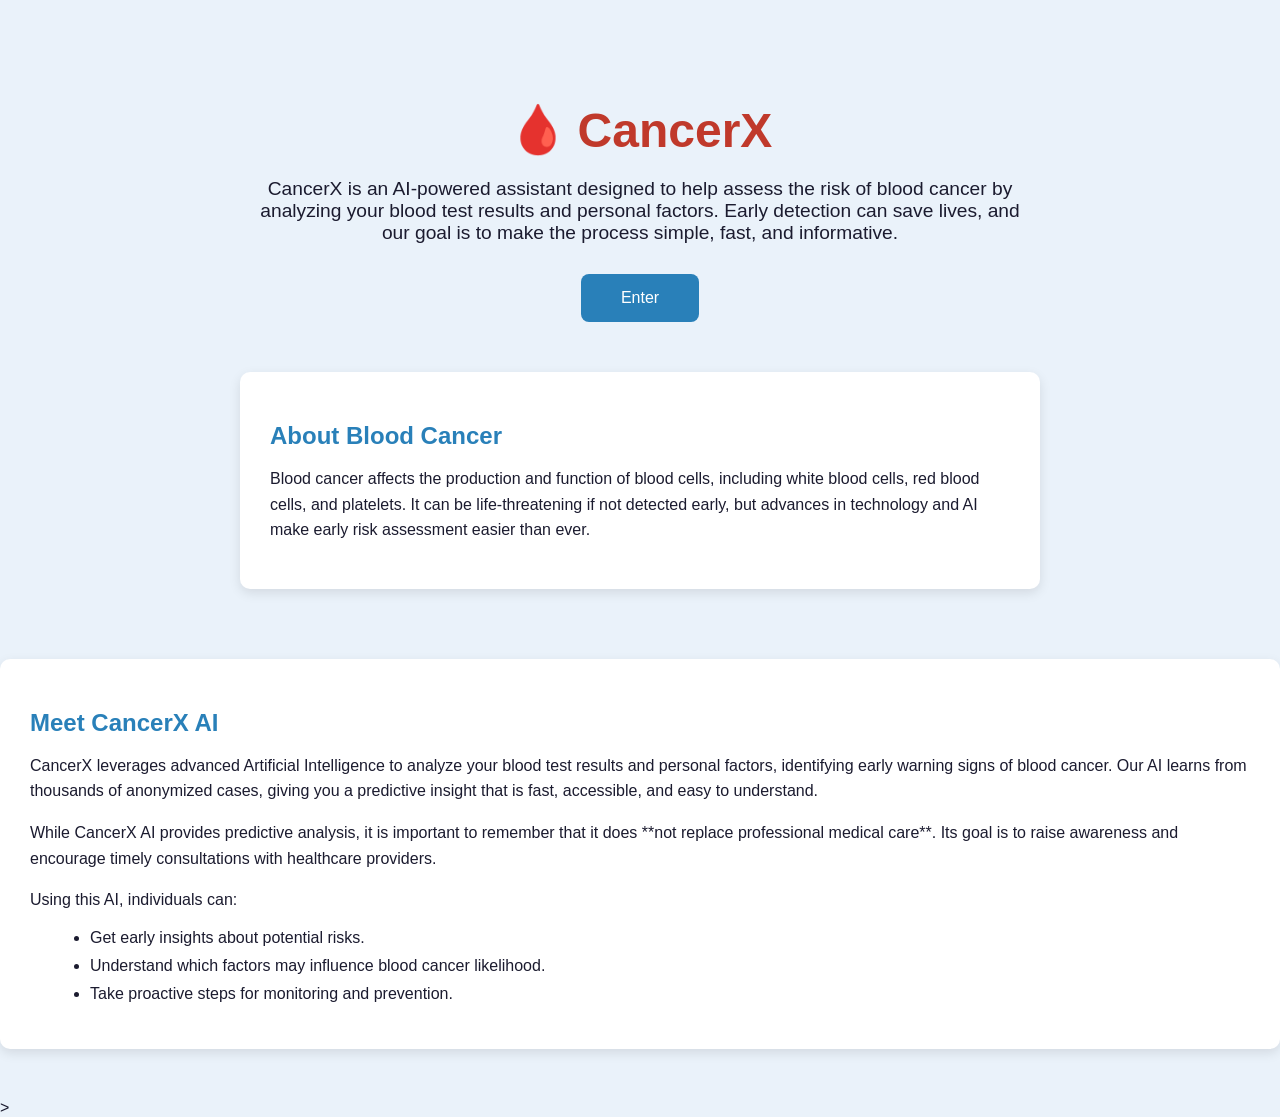
<file: index.html>
<!DOCTYPE html>
<html lang="en">
<head>
  <meta charset="UTF-8">
  <meta name="viewport" content="width=device-width, initial-scale=1.0">
  <title>CancerX - AI Blood Cancer Predictor</title>
  <link rel="stylesheet" href="style.css">
</head>
<body>
  <div class="container">
    <header>
      <h1>CancerX</h1>
      <p class="intro">
        CancerX is an AI-powered assistant designed to help assess the risk of blood cancer 
        by analyzing your blood test results and personal factors. Early detection can save lives, 
        and our goal is to make the process simple, fast, and informative.
      </p>
      <button onclick="enterAI()">Enter</button>
    </header>

    <section class="info">
      <h2>About Blood Cancer</h2>
      <p>
        Blood cancer affects the production and function of blood cells, including white blood cells, 
        red blood cells, and platelets. It can be life-threatening if not detected early, but advances 
        in technology and AI make early risk assessment easier than ever.
      </p>
    </section>
  </div>

  <script>
    function enterAI() {
      window.location.href = "ai.html";
    }
  </script>
  <section class="ai-info">
  <h2>Meet CancerX AI</h2>
  <p>
    CancerX leverages advanced Artificial Intelligence to analyze your blood test results and personal factors, 
    identifying early warning signs of blood cancer. Our AI learns from thousands of anonymized cases, 
    giving you a predictive insight that is fast, accessible, and easy to understand.
  </p>
  <p>
    While CancerX AI provides predictive analysis, it is important to remember that it does **not replace professional medical care**. 
    Its goal is to raise awareness and encourage timely consultations with healthcare providers.
  </p>
  <p>
    Using this AI, individuals can:
  </p>
  <ul>
    <li>Get early insights about potential risks.</li>
    <li>Understand which factors may influence blood cancer likelihood.</li>
    <li>Take proactive steps for monitoring and prevention.</li>
  </ul>
</section>
</body>
</html>>
</file>
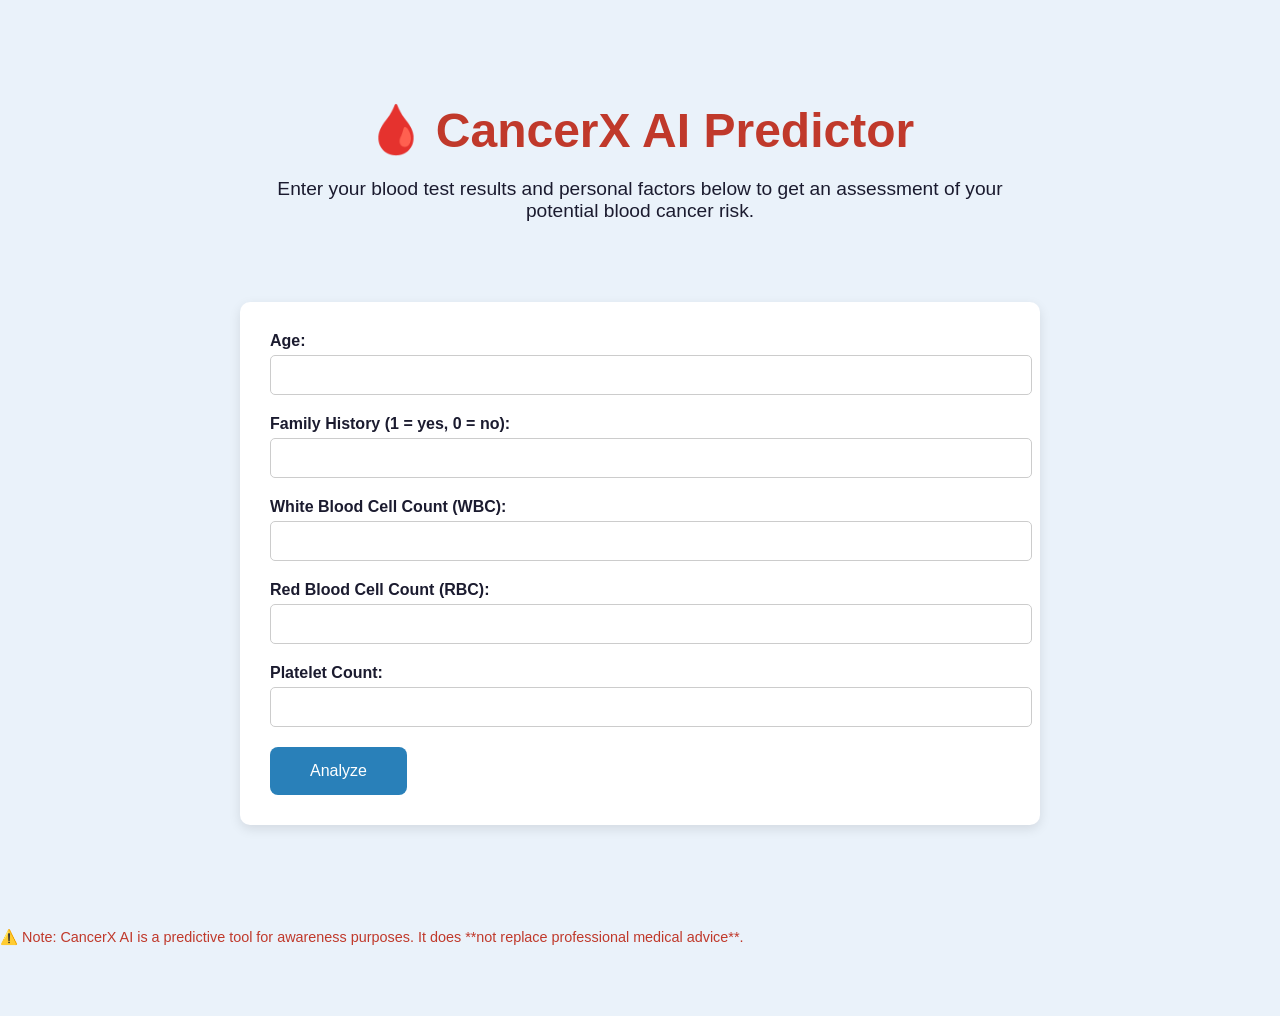
<file: ai.html>
<!DOCTYPE html>
<html lang="en">
<head>
  <meta charset="UTF-8">
  <meta name="viewport" content="width=device-width, initial-scale=1.0">
  <title>CancerX AI Predictor</title>
  <link rel="stylesheet" href="style.css">
</head>
<body>
  <div class="container">
    <header>
      <h1>CancerX AI Predictor</h1>
      <p class="intro">
        Enter your blood test results and personal factors below to get an assessment of your potential blood cancer risk.
      </p>
    </header>

    <form id="aiForm">
      <div class="form-group">
        <label>Age:</label>
        <input type="number" id="age" required>
      </div>

      <div class="form-group">
        <label>Family History (1 = yes, 0 = no):</label>
        <input type="number" id="family" min="0" max="1" required>
      </div>

      <div class="form-group">
        <label>White Blood Cell Count (WBC):</label>
        <input type="number" id="wbc" required>
      </div>

      <div class="form-group">
        <label>Red Blood Cell Count (RBC):</label>
        <input type="number" id="rbc" required>
      </div>

      <div class="form-group">
        <label>Platelet Count:</label>
        <input type="number" id="platelets" required>
      </div>

      <button type="submit">Analyze</button>
    </form>

    <p id="result"></p>
  </div>

  <script src="script.js"></script>
  <p class="disclaimer">
  ⚠️ Note: CancerX AI is a predictive tool for awareness purposes. It does **not replace professional medical advice**.
</p>

<p id="result"></p>
</body>
</html>
</file>
<file: style.css>
/* General */
body {
  font-family: 'Arial', sans-serif;
  background-color: #eaf2fa; /* light blue */
  color: #1b1b2f; /* dark blue text */
  margin: 0;
  padding: 0;
}

.container {
  max-width: 800px;
  margin: auto;
  padding: 20px;
}

/* Header */
header {
  text-align: center;
  padding: 50px 20px;
}

header h1 {
  font-size: 3rem;
  color: #c0392b; /* red for emphasis */
  margin-bottom: 20px;
  display: flex;
  align-items: center;
  justify-content: center;
}

header h1::before {
  content: "🩸"; /* blood drop symbol */
  margin-right: 10px;
}

header .intro {
  font-size: 1.2rem;
  margin-bottom: 30px;
}

/* Info section */
.info {
  background-color: #ffffff;
  padding: 30px;
  border-radius: 10px;
  box-shadow: 0 4px 12px rgba(0,0,0,0.1);
  margin-bottom: 50px;
}

.info h2 {
  color: #2980b9; /* blue headings */
  margin-bottom: 15px;
}

.info p {
  line-height: 1.6;
}

/* Buttons */
button {
  background-color: #2980b9; /* blue */
  color: white;
  padding: 15px 40px;
  border: none;
  border-radius: 8px;
  font-size: 1rem;
  cursor: pointer;
  transition: 0.3s;
}

button:hover {
  background-color: #1b4f72; /* darker blue */
}

/* Form */
form {
  background-color: #ffffff;
  padding: 30px;
  border-radius: 10px;
  box-shadow: 0 4px 12px rgba(0,0,0,0.1);
}

.form-group {
  margin-bottom: 20px;
}

.form-group label {
  display: block;
  font-weight: bold;
  margin-bottom: 5px;
}

.form-group input {
  width: 100%;
  padding: 10px;
  font-size: 1rem;
  border-radius: 5px;
  border: 1px solid #ccc;
}

/* Result styling */
#result {
  margin-top: 20px;
  font-size: 1.2rem;
  font-weight: bold;
  padding: 15px;
  border-radius: 8px;
  white-space: pre-line;
}

/* Risk colors */
#result.low {
  background-color: #d4efdf; /* light green */
  color: #1b4f2c;
  border: 2px solid #27ae60;
}

#result.medium {
  background-color: #fcf3cf; /* yellow/orange */
  color: #7f6000;
  border: 2px solid #f39c12;
}

#result.high {
  background-color: #f8d7da; /* red */
  color: #7a1f24;
  border: 2px solid #c0392b;
}

/* Disclaimer */
.disclaimer {
  font-size: 0.9rem;
  color: #c0392b;
  margin-top: 15px;
}
/* AI Info Section */
.ai-info {
  background-color: #ffffff;
  padding: 30px;
  border-radius: 10px;
  box-shadow: 0 4px 12px rgba(0,0,0,0.1);
  margin-bottom: 50px;
}

.ai-info h2 {
  color: #2980b9; /* blue heading */
  margin-bottom: 15px;
}

.ai-info p {
  line-height: 1.6;
  margin-bottom: 15px;
}

.ai-info ul {
  list-style-type: disc;
  margin-left: 20px;
}

.ai-info ul li {
  margin-bottom: 10px;
}
</file>
